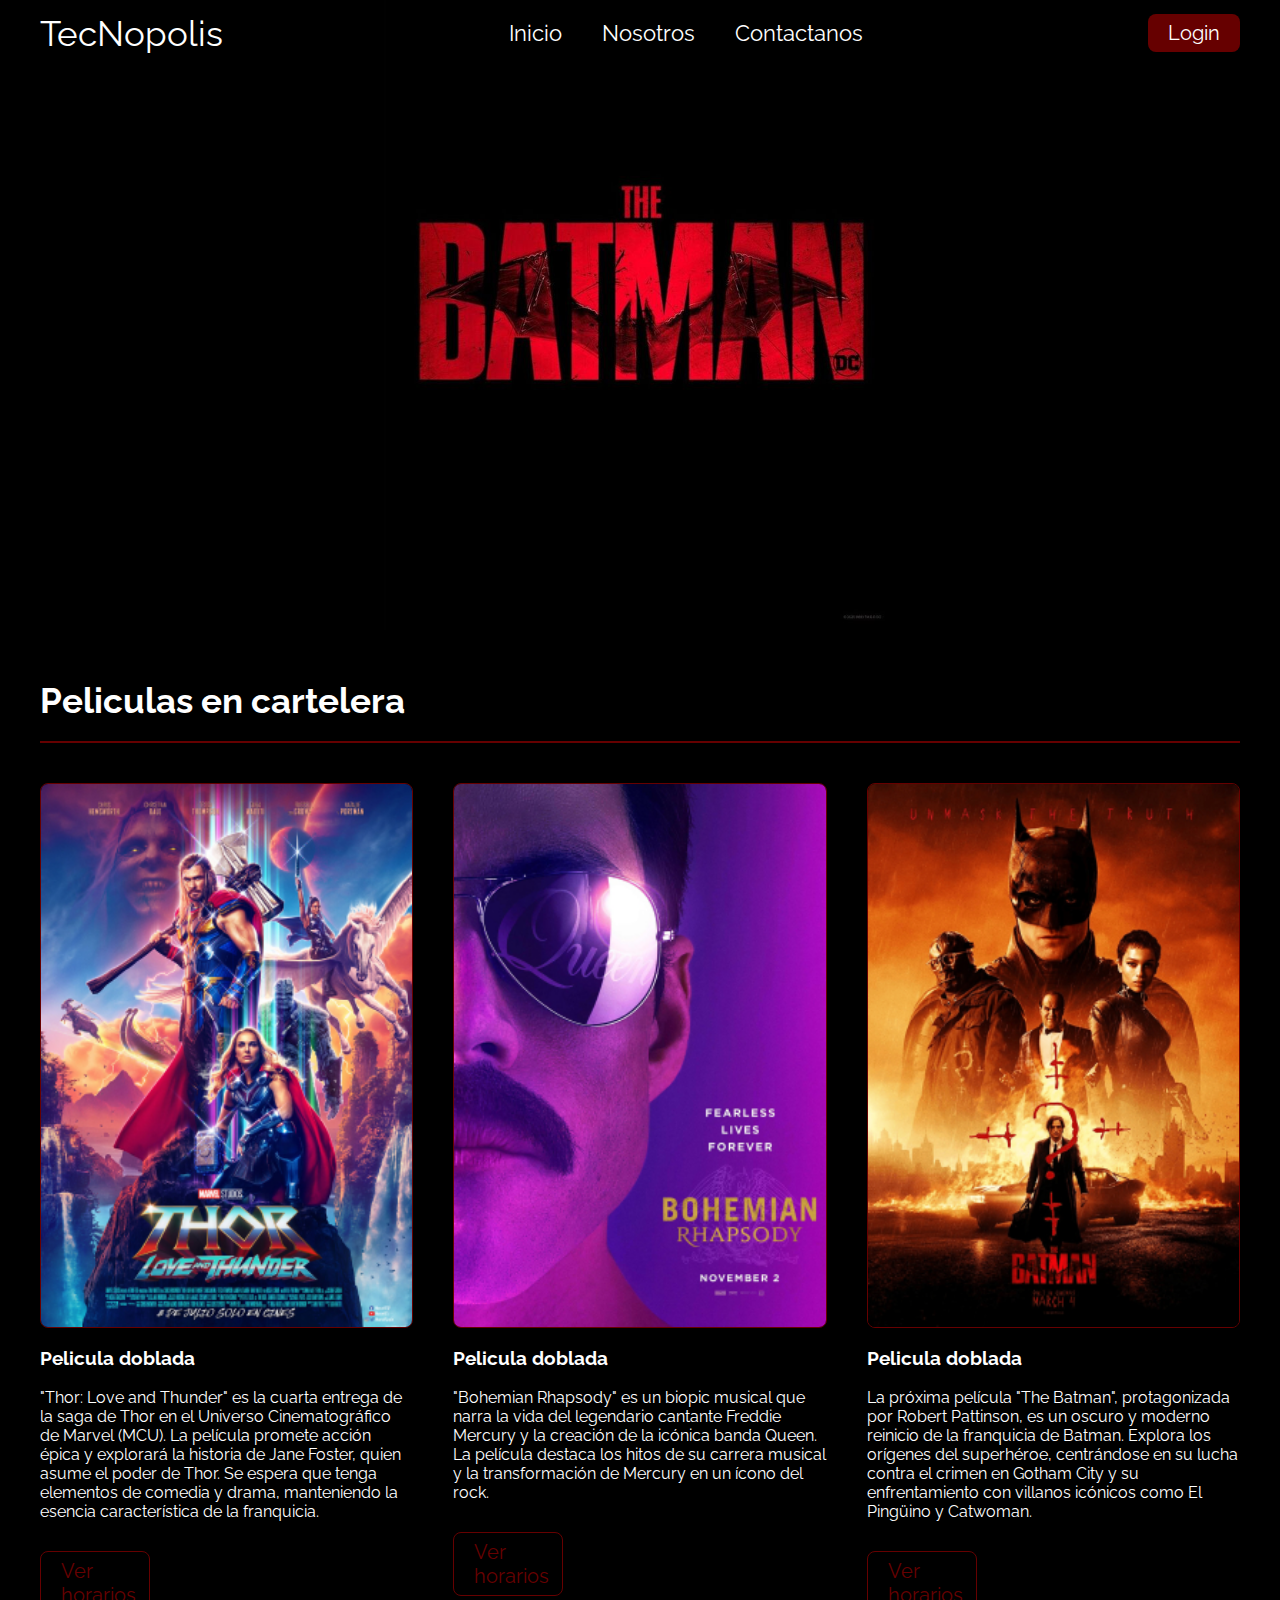
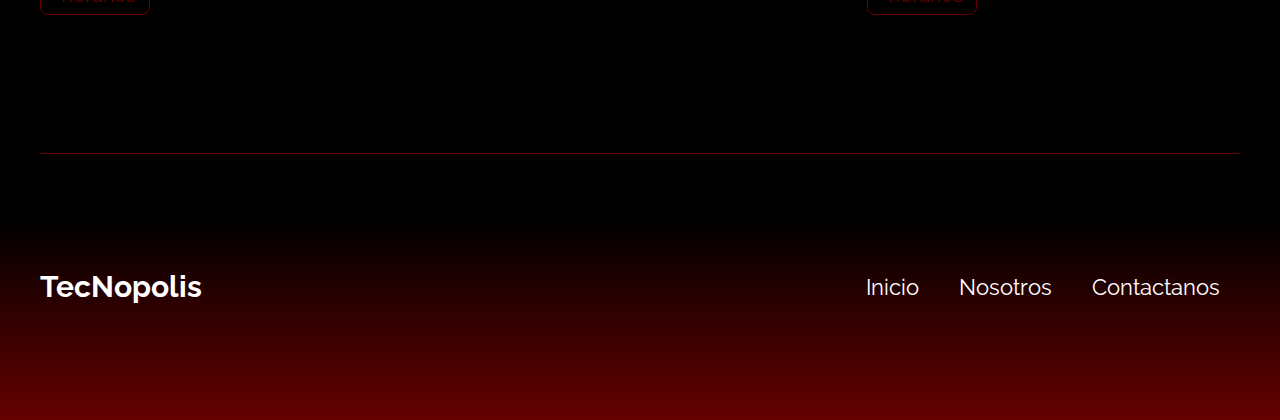
<file: Index.html>
<!DOCTYPE html>
<html lang="es">
<head>
    <meta charset="UTF-8">
    <meta name="viewport" content="width=device-width, initial-scale=1.0">
    <title>TecNopolis</title>
    <link rel="stylesheet" href="Style.css">
</head>
<body>
    <!--Inicio header-->
     <header class="header">
        <!--Inicio menu-->
        <div class="menu container">
            <a href="Index.html" class="logo">TecNopolis</a>
            <input type="checkbox" id="menu"/>
            <label for="menu">
                <img src="imagenes/menu.png" class="menu-icono" alt="menu">
            </label>
            <nav class="navbar">
                <ul>
                    <li><a href="Index.html">Inicio</a></li>
                    <li><a href="Nosotros.html">Nosotros</a></li>
                    <li><a href="Formulario.html">Contactanos</a></li>
                </ul>
            </nav>
                    <a href="#" class="btn-1">Login</a>
        </div>
        <!--Fin menu-->        
     </header>
     <!--Fin header-->

     <!--Inicio cartelera-->
     <section class="movies container">
        <h2>Peliculas en cartelera</h2>
        <hr>
        <div class="box-container-1">
            <!--Inicio primera pelicula-->
            <div class="box-1">
                <div class="content">
                    <img src="imagenes/Thor portada.jpg" class="portada" alt="">
                    <h3>Pelicula doblada</h3>
                    <br>
                    <p>
                        "Thor: Love and Thunder" es la cuarta entrega de la saga de Thor en el Universo Cinematográfico de Marvel (MCU). 
                        La película promete acción épica y explorará la historia de Jane Foster, quien asume el poder de Thor. 
                        Se espera que tenga elementos de comedia y drama, manteniendo la esencia característica de la franquicia.
                    </p>
                    <div class="botones-1">
                        <a href="Paginas horarios/Horario thor.html" class="btn-2">Ver horarios</a>
                    </div>
                </div>
            </div>
            <!--Fin primera pelicula-->

            <!--Inicio segunda pelicula-->
            <div class="box-1">
                <div class="content">
                    <img src="imagenes/bohemian.jpg" class="portada" alt="">
                    <h3>Pelicula doblada</h3>
                    <br>
                    <p>
                        "Bohemian Rhapsody" es un biopic musical que narra la vida del legendario cantante Freddie Mercury y la creación de la icónica banda Queen. 
                        La película destaca los hitos de su carrera musical y la transformación de Mercury en un ícono del rock.
                    </p>
                    <div class="botones-1">
                        <a href="Paginas horarios/Horario bohemian.html" class="btn-2">Ver horarios</a>
                    </div>
                </div>
            </div>
            <!--Fin segunda pelicula-->

            <!--Inicio tercera pelicula-->
            <div class="box-1">
                <div class="content">                    
                    <img src="imagenes/batman.jpg" class="portada" alt="">
                    <h3>Pelicula doblada</h3>
                    <br>
                    <p>
                        La próxima película "The Batman", protagonizada por Robert Pattinson, es un oscuro y moderno reinicio de la franquicia de Batman. 
                        Explora los orígenes del superhéroe, centrándose en su lucha contra el crimen en Gotham City y su enfrentamiento con villanos icónicos como El Pingüino y Catwoman.
                    </p>
                    <div class="botones-1">
                        <a href="Paginas horarios/Horario batman.html" class="btn-2">Ver horarios</a>
                    </div>
                </div>
            </div>
            <!--Fin tercera pelicula-->        
        </div>
     </section>
     <br><br>
     <!--Fin cartelera-->
     
     <!--Inicio footer-->
     <footer class="footer container">
     <h3>TecNopolis</h3>
     <br>
     <ul>
        <li><a href="Index.html">Inicio</a></li>
        <li><a href="Nosotros.html">Nosotros</a></li>
        <li><a href="Formulario.html">Contactanos</a></li>
     </ul>
    </footer>
     <!--Fin footer-->
     
</body>
</html>
</file>
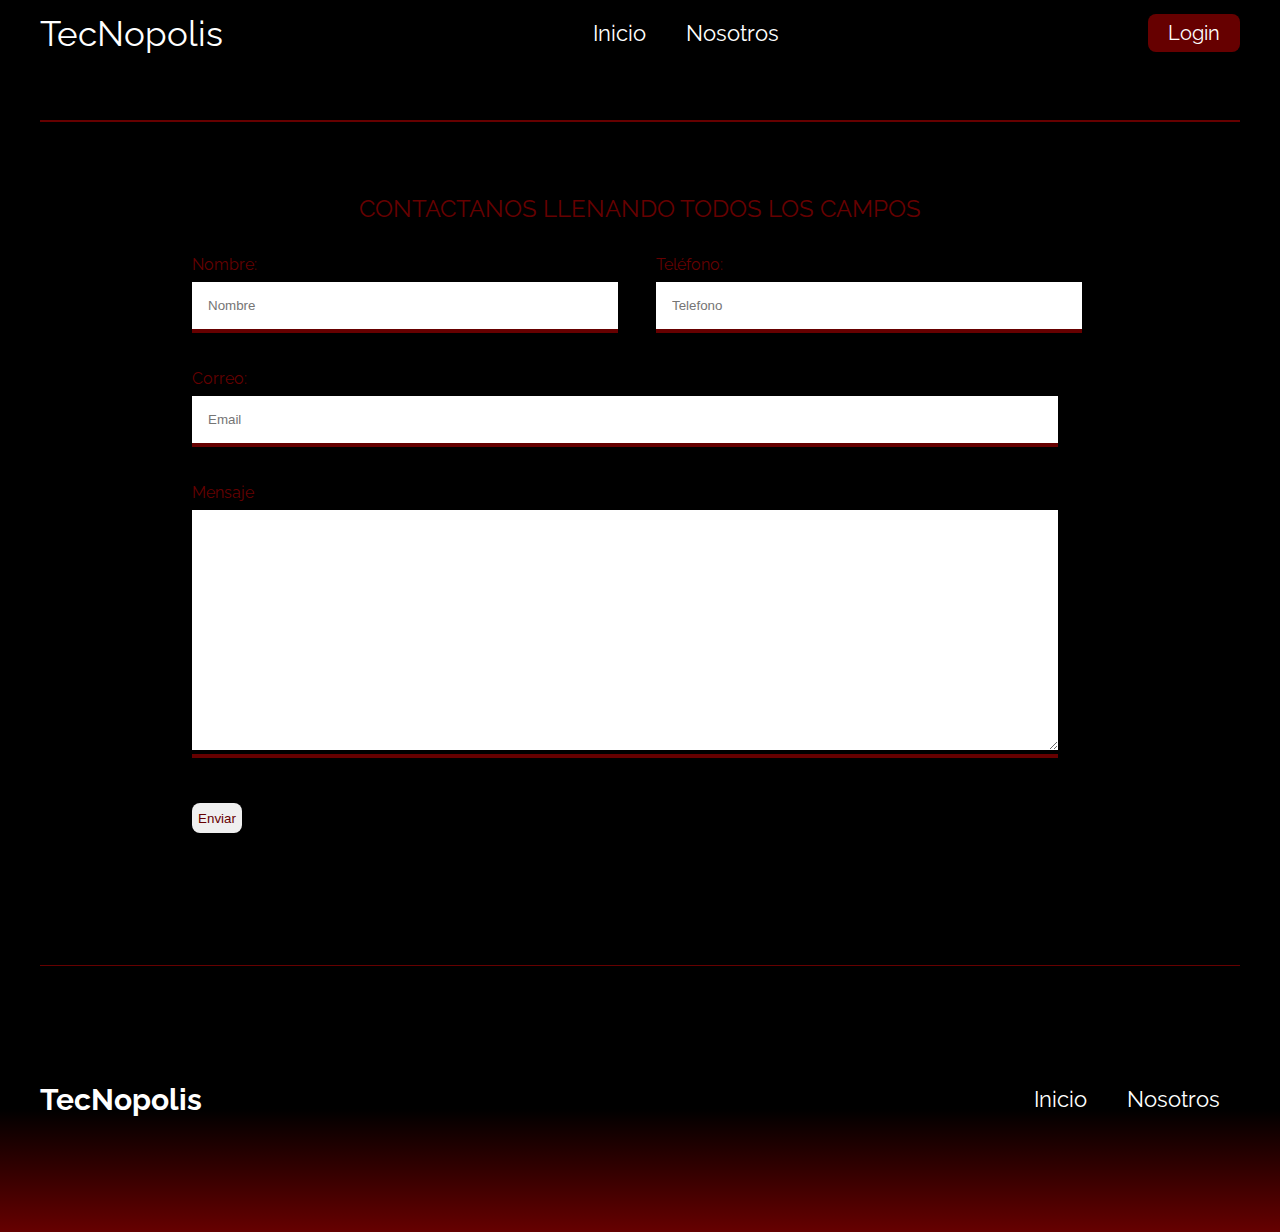
<file: Formulario.html>
<!DOCTYPE html>
<html lang="es">
<head>
    <meta charset="UTF-8">
    <meta name="viewport" content="width=device-width, initial-scale=1.0">
    <link rel="stylesheet" href="Style.css">
    <title>Contactanos</title>
</head>
<body>

    <!--Inicio header de la pagina-->
    <header class="header-formulario">
        <!--Inicio menu-->
        <div class="menu container">
            <a href="Index.html" class="logo">TecNopolis</a>
            <input type="checkbox" id="menu"/>
            <label for="menu">
                <img src="imagenes/menu.png" class="menu-icono" alt="menu">
            </label>
            <nav class="navbar">
                <ul>
                    <li><a href="Index.html">Inicio</a></li>
                    <li><a href="Nosotros.html">Nosotros</a></li>
                </ul>
            </nav>
                    <a href="#" class="btn-1">Login</a>
        </div>
    <!--Fin menu-->        
     </header>
    <!--Fin del header de la pagina-->

    <!--Inicio del formulario-->
    <section class="form container">
        <hr>
        <form class="formulario">
            <fieldset>
                <legend>Contactanos llenando todos los campos</legend>
                <div class="contenedor-campos">
                <div class = "campo">
                    <label>Nombre:</label>
                    <input class="input-text" type = "text" placeholder="Nombre">
                    <hr class="formHr">
                </div>

                <div class="campo">
                    <label>Teléfono:</label>
                    <input class="input-text" type = "tel" placeholder = "Telefono">
                    <hr class="formHr">
                </div>

                <div class="campo">
                    <label>Correo:</label>
                    <input class="input-text" type = "email" placeholder = "Email">
                    <hr class="formHr">
                </div>

                <div class="campo">
                    <label>Mensaje</label>
                    <textarea class="input-text"></textarea>
                    <hr class="formHr">
                </div>
            </div> <!--.contenedor-campos-->
                <div class="alinear-derecha" >
                    <input class="boton w-100" type = "submit" value = "Enviar">
                </div>
            </fieldset>
        </form>
    </section>
    <!--Fin del formulario-->

    <!--Inicio del footer-->
    <!--Inicio footer-->
    <footer class="footer container">
        <h3>TecNopolis</h3>
        <br>
        <ul>
           <li><a href="Index.html">Inicio</a></li>
           <li><a href="Nosotros.html">Nosotros</a></li>
        </ul>
       </footer>
        <!--Fin footer-->
    <!--Fin del footer-->
    
</body>
</html>
</file>
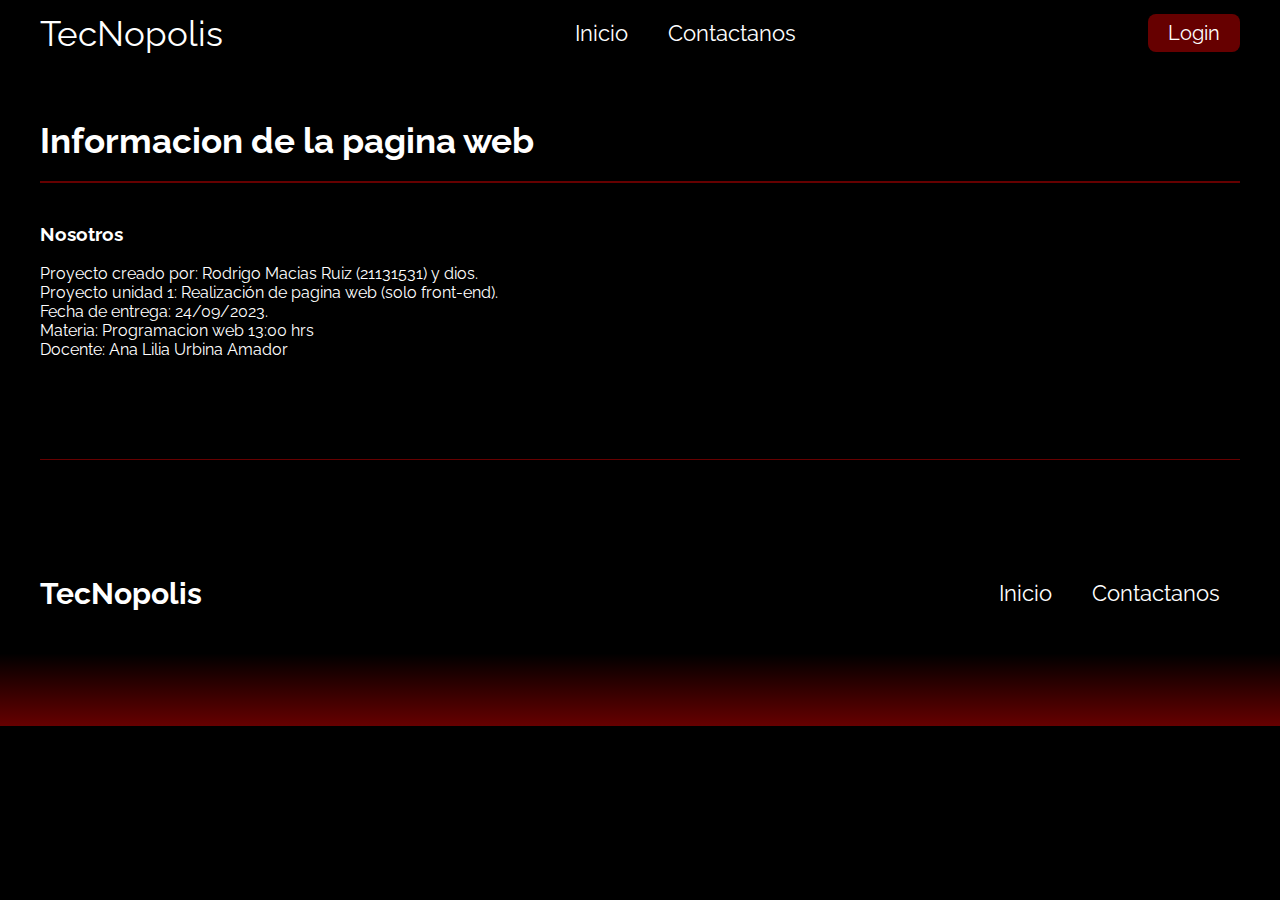
<file: Nosotros.html>
<!DOCTYPE html>
<html lang="en">
<head>
    <meta charset="UTF-8">
    <meta name="viewport" content="width=device-width, initial-scale=1.0">
    <link rel="stylesheet" href="Style.css">
    <title>Nosotros</title>
</head>
<body>
    <!--Inicio header de la pagina-->
    <header class="header-formulario">
        <!--Inicio menu-->
        <div class="menu container">
            <a href="Index.html" class="logo">TecNopolis</a>
            <input type="checkbox" id="menu"/>
            <label for="menu">
                <img src="imagenes/menu.png" class="menu-icono" alt="menu">
            </label>
            <nav class="navbar">
                <ul>
                    <li><a href="Index.html">Inicio</a></li>
                    <li><a href="Formulario.html">Contactanos</a></li>
                </ul>
            </nav>
                    <a href="#" class="btn-1">Login</a>
        </div>
    <!--Fin menu-->        
     </header>
    <!--Fin del header de la pagina-->

    <!--Inicio descripcion-->
    <section class="movies container">
        <h2>Informacion de la pagina web</h2>
        <hr>
        <div class="box-container-1">
            <!--Inicio primera pelicula-->
            <div class="box-1">
                <div class="content">
                    <h3>Nosotros</h3>
                    <br>
                    <p> Proyecto creado por: Rodrigo Macias Ruiz (21131531) y dios. </p>
                    <p> Proyecto unidad 1: Realización de pagina web (solo front-end). </p>
                    <p> Fecha de entrega: 24/09/2023. </p>
                    <p> Materia: Programacion web 13:00 hrs </p>
                    <p> Docente: Ana Lilia Urbina Amador </p>
                </div>
            </div>
    </section>
    <!--Fin descripcion-->

    <!--Inicio footer-->
    <footer class="footer container">
        <h3>TecNopolis</h3>
        <br>
        <ul>
           <li><a href="Index.html">Inicio</a></li>
           <li><a href="Formulario.html">Contactanos</a></li>
        </ul>
       </footer>
    <!--Fin footer-->

</body>
</html>
</file>
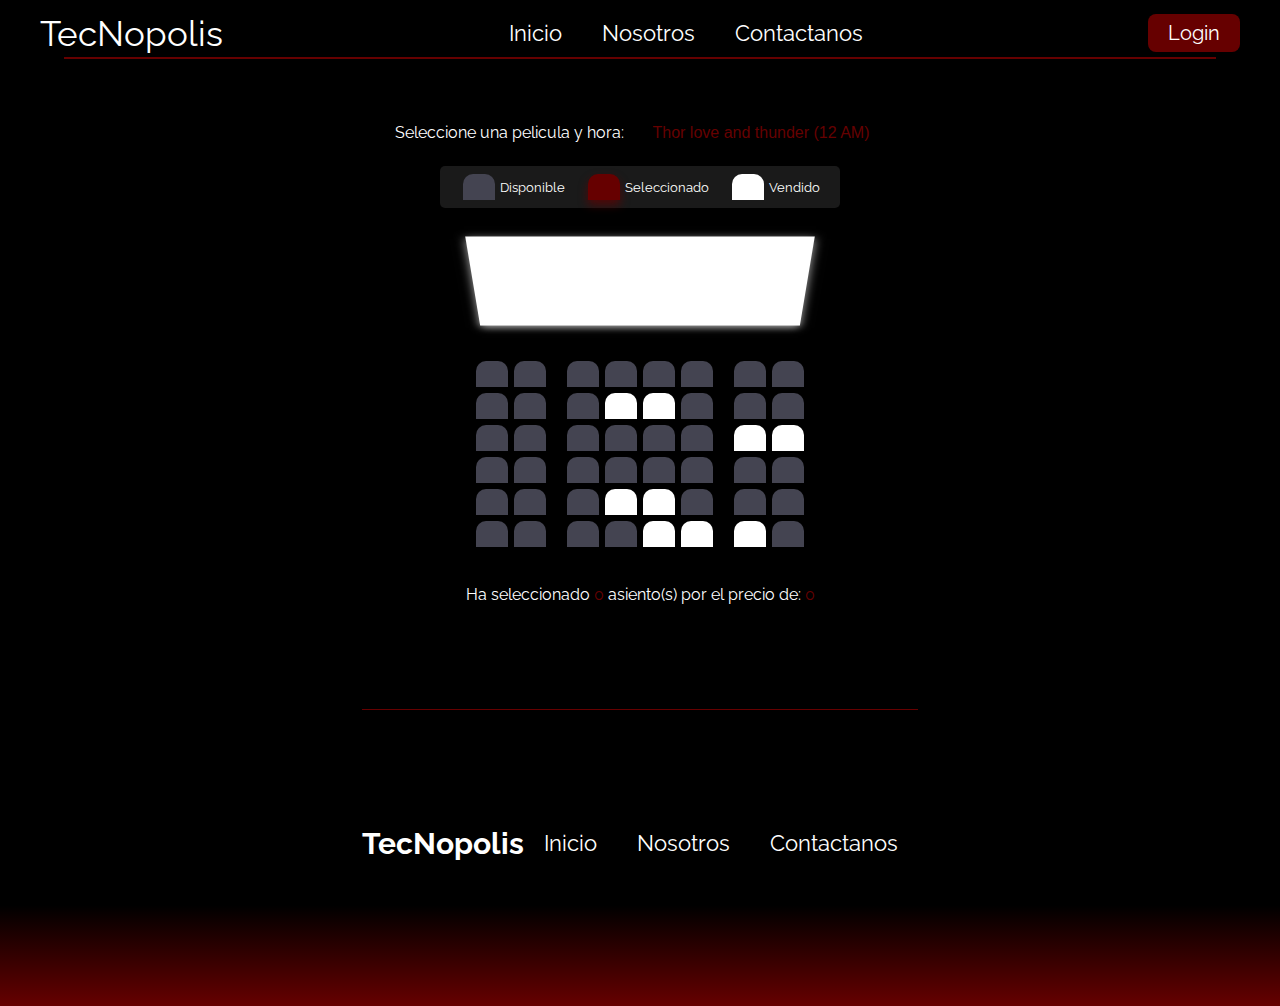
<file: Pagina asientos/Pagina asientos.html>
<!DOCTYPE html>
<html lang="es">
<head>
    <meta charset="UTF-8">
    <meta name="viewport" content="width=device-width, initial-scale=1.0">
    <title>Asientos</title>
    <link rel="stylesheet" href="StyleA.css">
</head>
<body>
    <!--Inicio header-->
    <header class="header">
        <!--Inicio menu-->
        <div class="menu contenedor">
            <a href="#" class="logo">TecNopolis</a>
            <input type="checkbox" id="menu"/>
            <label for="menu">
                <img src="../imagenes/menu.png" class="menu-icono" alt="menu">
            </label>
            <nav class="navbar">
                <ul>
                    <li><a href="../Index.html">Inicio</a></li>
                    <li><a href="../Nosotros.html">Nosotros</a></li>
                    <li><a href="../Formulario.html">Contactanos</a></li>
                </ul>
            </nav>
                    <a href="#" class="btn-1">Login</a>
        </div>
        <!--Fin menu-->        
     </header>
     <!--Fin header-->
     <br><br><br>
    <!--Fin header-->
     <hr>
    <!--Inicio asientos-->

    <div class="movie-container">
        <label> Seleccione una pelicula y hora:</label>
        <select id="movie">
          <option value="220">Thor love and thunder (12 AM)</option>
          <option value="220">Thor love and thunder (3 PM)</option>
          <option value="320">Bohemian Rhapsody (1 PM)</option>
          <option value="320">Bohemian Rhpsody (5 PM)</option>
          <option value="250">Batman (11 AM)</option>
          <option value="250">Batman (4 PM)</option>
        </select>
      </div>
  
      <ul class="showcase">
        <li>
          <div class="seat"></div>
          <small>Disponible</small>
        </li>
        <li>
          <div class="seat selected"></div>
          <small>Seleccionado</small>
        </li>
        <li>
          <div class="seat sold"></div>
          <small>Vendido</small>
        </li>
      </ul>
      <div class="container">
        <div class="screen"></div>
  
        <div class="row">
          <div class="seat"></div>
          <div class="seat"></div>
          <div class="seat"></div>
          <div class="seat"></div>
          <div class="seat"></div>
          <div class="seat"></div>
          <div class="seat"></div>
          <div class="seat"></div>
        </div>
  
        <div class="row">
          <div class="seat"></div>
          <div class="seat"></div>
          <div class="seat"></div>
          <div class="seat sold"></div>
          <div class="seat sold"></div>
          <div class="seat"></div>
          <div class="seat"></div>
          <div class="seat"></div>
        </div>
        <div class="row">
          <div class="seat"></div>
          <div class="seat"></div>
          <div class="seat"></div>
          <div class="seat"></div>
          <div class="seat"></div>
          <div class="seat"></div>
          <div class="seat sold"></div>
          <div class="seat sold"></div>
        </div>
        <div class="row">
          <div class="seat"></div>
          <div class="seat"></div>
          <div class="seat"></div>
          <div class="seat"></div>
          <div class="seat"></div>
          <div class="seat"></div>
          <div class="seat"></div>
          <div class="seat"></div>
        </div>
        <div class="row">
          <div class="seat"></div>
          <div class="seat"></div>
          <div class="seat"></div>
          <div class="seat sold"></div>
          <div class="seat sold"></div>
          <div class="seat"></div>
          <div class="seat"></div>
          <div class="seat"></div>
        </div>
        <div class="row">
          <div class="seat"></div>
          <div class="seat"></div>
          <div class="seat"></div>
          <div class="seat"></div>
          <div class="seat sold"></div>
          <div class="seat sold"></div>
          <div class="seat sold"></div>
          <div class="seat"></div>
        </div>
      </div>
      
      <p class="text">
        Ha seleccionado <span id="count">0</span> asiento(s) por el precio de: <span id="total"> 0 </span>
      </p>

      <!--Inicio footer-->
      <footer class="footer container">
        <h3>TecNopolis</h3>
   
        <ul>
           <li><a href="../Index.html">Inicio</a></li>
           <li><a href="../Nosotros.html">Nosotros</a></li>
           <li><a href="../Formulario.html">Contactanos</a></li>
        </ul>
       </footer>
     <!--Fin footer-->
      <script src="Script.js"></script>
</body>
</html>
</file>
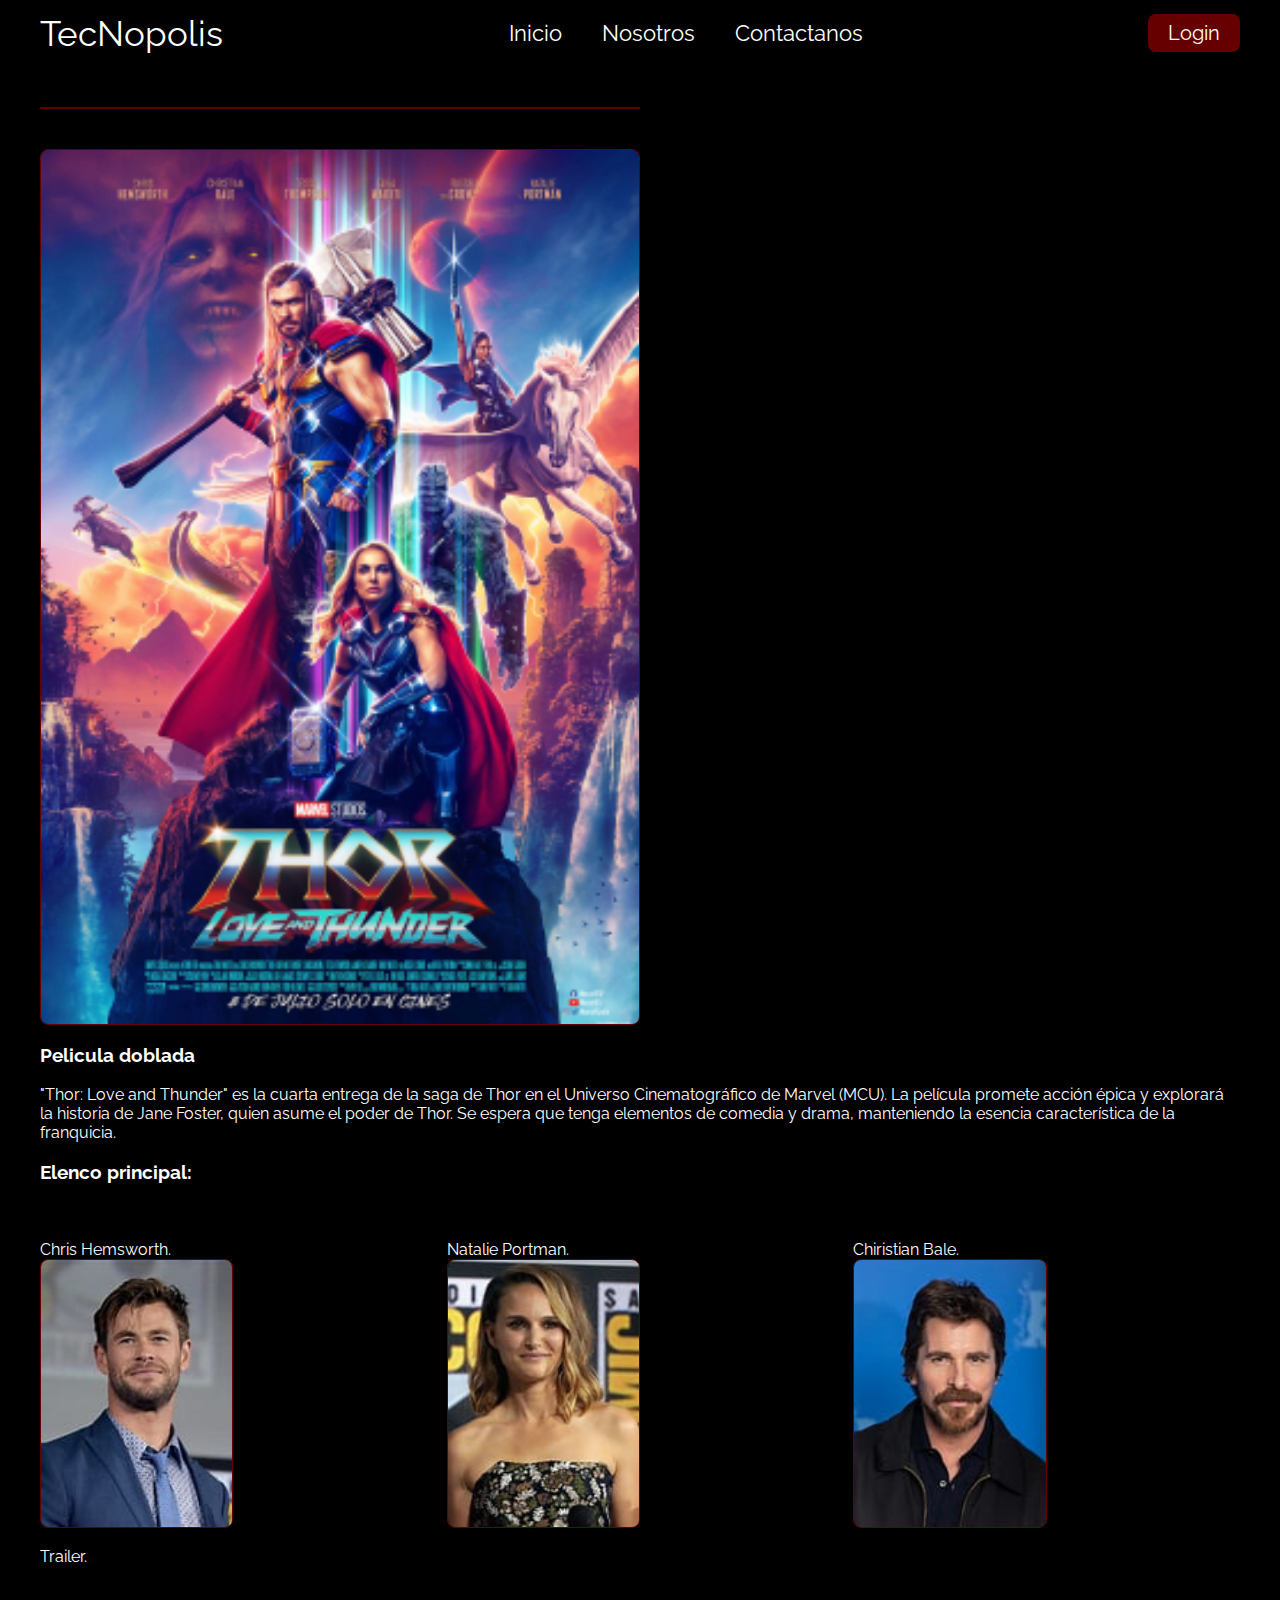
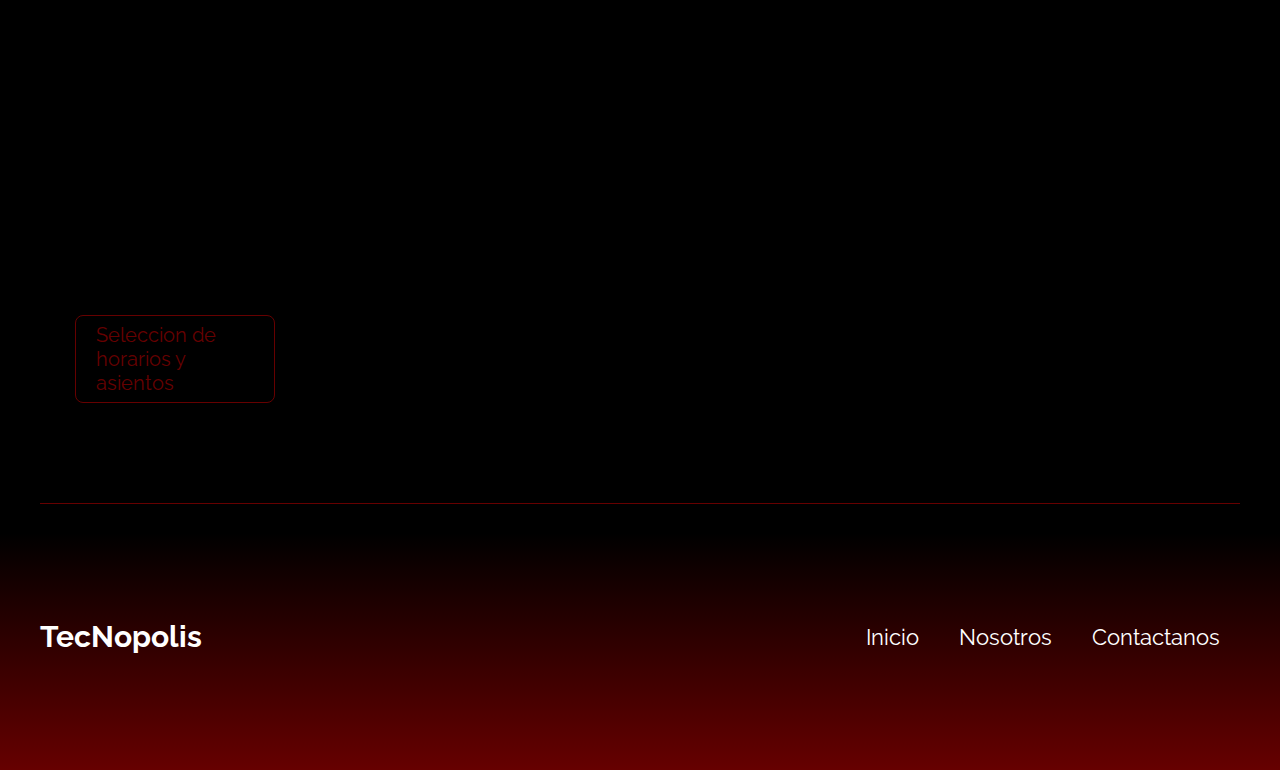
<file: Paginas horarios/Horario thor.html>
<!DOCTYPE html>
<html lang="es">
<head>
    <meta charset="UTF-8">
    <meta name="viewport" content="width=device-width, initial-scale=1.0">
    <title>Información Thor</title>
    <link rel="stylesheet" href="StylesH.css">
</head>
<body>
        <!--Inicio header-->
        <header class="header">
            <!--Inicio menu-->
            <div class="menu container">
                <p class="logo">TecNopolis</p>
                <input type="checkbox" id="menu"/>
                <label for="menu">
                    <img src="../imagenes/menu.png" class="menu-icono" alt="menu">
                </label>
                <nav class="navbar">
                    <ul>
                        <li><a href="../Index.html">Inicio</a></li>
                        <li><a href="../Nosotros.html">Nosotros</a></li>
                        <li><a href="../Formulario.html">Contactanos</a></li>
                    </ul>
                </nav>
                        <a href="#" class="btn-1">Login</a>
            </div>
            <!--Fin menu-->        
         </header>
         <!--Fin header-->
         <br><br><br>
         <!--Inicio seccion pelicula-->
         <section class="movie container">
            <hr>            
        <!--Inicio pelicula-->
                <div class="box-1">
                    <div class="content">
                        <img src="../imagenes/Thor portada.jpg" class="portada" alt="">
                        <h3>Pelicula doblada</h3>
                        <br>
                        <p>
                            "Thor: Love and Thunder" es la cuarta entrega de la saga de Thor en el Universo Cinematográfico de Marvel (MCU). 
                            La película promete acción épica y explorará la historia de Jane Foster, quien asume el poder de Thor. 
                            Se espera que tenga elementos de comedia y drama, manteniendo la esencia característica de la franquicia.
                        <br><br>
                        <h3>Elenco principal: </h3>                          
                        <br>
                        </p>
                        <br><br>
                    </div>
                </div>
        <div class="box-container-2">
            <div class="box-2">
                    <div class="content">  
                            Chris Hemsworth.
                            <br>
                            <img src="Imagenes elencos/Chris.jpg" class="elenco" alt="">
                    </div>
            </div>
            <div class="box-2">
                <div class="content">
                            Natalie Portman.
                            <br>
                            <img src="Imagenes elencos/Natalie.jpg" class="elenco" alt="">
                </div>
            </div>
            <div class="box-2">
                <div class="content">
                            Chiristian Bale.
                            <br>
                            <img src="Imagenes elencos/Bale.jpg" class="elenco" alt="">
                </div>
            </div>                         
        </div>
            <p>
                <!--Mostrar trailer via internet-->
                Trailer.
                <br>
                <iframe width="560" height="315" src="https://www.youtube.com/embed/9jrffoywRUU?si=W-kVIZt0AmPjKnWN" title="YouTube video player" frameborder="0" 
                allow="accelerometer; autoplay; clipboard-write; encrypted-media; gyroscope; picture-in-picture; web-share" allowfullscreen class="video"></iframe>
                </p>
        </section>  
            <div class="botones">
            <a href="../Pagina asientos/Pagina asientos.html" class="btn-2">Seleccion de horarios y asientos</a>
            </div> 
        <!--Fin pelicula-->

        <!--Inicio footer-->
         <footer class="footer container">
            <h3>TecNopolis</h3>
       
            <ul>
               <li><a href="../Index.html">Inicio</a></li>
               <li><a href="../Nosotros.html">Nosotros</a></li>
               <li><a href="../Formulario.html">Contactanos</a></li>
            </ul>
           </footer>
         <!--Fin footer-->
</body>
</html>
</file>
<file: Style.css>
/*Fuente utilizada*/
@import url('https://fonts.googleapis.com/css2?family=DM+Sans:opsz,wght@9..40,300&family=Krub:wght@400;700&family=Raleway:wght@300&display=swap');
*{
    margin: 0;
    padding: 0;
    box-sizing: border-box;
    text-decoration: none;
    list-style: none;
}

body{
    background-image: linear-gradient(to top, #660000 0%, #000000 10%);
    font-family: 'DM Sans', sans-serif;
    font-family: 'Krub', sans-serif;
    font-family: 'Raleway', sans-serif;
    color: #FFFFFF;   
}

.container{
    max-width: 1200px;
    margin: 0 auto;
}
/*Header*/
.header{
    background-image: url(imagenes/backgn.jpg);
    background-position: center center;
    background-repeat: no-repeat;
    background-size: cover;
    min-height: 70vh;
    display: flex;
    align-items: center;   
}

.header-formulario{
    background-position: center center;
    background-repeat: no-repeat;
    background-size: cover;
    min-height: 70px;
    display: flex;
    align-items: center;
}
/*Menu*/
.menu{
    position: absolute;
    top: 0;
    left: 0;
    right: 0;
    display: flex;
    align-items: center;
    justify-content: space-between;
}

.logo{
    font-size: 35px;
    color: #FFFFFF;
}
/*Colocar enlaces de manera horizontal*/
.menu .navbar ul li{
    position: relative;
    float: left;
}

.menu .navbar ul li a{
    font-size: 22px;
    padding: 20px;
    color: white;
    display: block;
    transition: all 300ms ease;
}

.menu .navbar ul li a:hover{
    color: #660000;
}

#menu{
    display: none;
}

.menu-icono{
    width: 25px;
}

.menu label{
    cursor: pointer;
    display: none;
}

.header-content{
    display: flex;
    width: 100%;
}

.botones-1{
    display: flex;
    flex-direction: column;
    width: 50%;
    align-self: flex-end;
}
/*Boton login*/
.btn-1{
    display: inline-block;
    padding: 7px 20px;
    background-color: #660000;
    color: #FFFFFF;
    font-size: 20px;
    border-radius: .5rem;
    transition: all 300ms ease;
}
/*Hover boton login*/
.btn-1:hover{
    color: #660000;
    background-color: #FFFFFF;
    transition: all 300ms ease;
    box-shadow: 0 5px 10px rgba(255, 255, 255, 0.7);
}

/*Botones ver horarios*/
.btn-2{
    width: 110px;
    display: inline-block;
    padding:  7px 20px;
    font-size: 20px;
    margin-top: 30px;
    color: #660000;
    border-radius: .5rem;
    border: 1px solid #660000;
    transition: all 300ms ease;
}

/*Hover boton ver horarios*/
.btn-2:hover{
    color: #660000;
    background-color: #FFFFFF;
    border: none;
    transition: all 300ms ease;
    box-shadow: 0 5px 10px rgba(255, 255, 255, 0.7);
}

/* inicio sección de las peliculas*/
.movies{
   padding: 50px 0 0 0; 
   display: flex;
   flex-direction: column;
}

.form{
    padding: 50px 0 0 0; 
    display: flex;
    flex-direction: column;
}

h2{
    font-size: 35px;
    margin-bottom: 20px;
    color: #FFFFFF;
}

hr{
    border: 1px solid #660000;
    width: 100%;
    margin-bottom: 40px;
}

.formHr {
    border: 2px solid #660000;
    width: 95%;
    margin-bottom: 20px;
}

/*Peliculas*/
.box-container-1{
    display: grid;
    grid-template-columns: repeat(auto-fit, minmax(250px, 1fr));
    gap: 40px;
}

.portada{
    border: 1px solid #660000;
    border-radius: .5rem;
}

.content img{
    width: 100%;
    margin-bottom: 15px;
}
 /*Fin sección de peliculas*/

/*Inicio footer*/

.footer{
    display: flex;
    justify-content: space-between;
    align-items: center;
    padding: 100px 0;
    margin-top: 100px;
    border-top: 1px solid #660000;
}

footer ul{
    display: flex;
}

footer h3{
    font-size: 30px;
}

.footer a{
    font-size: 22px;
    padding: 20px;
    color: white;
    display: block;
    transition: all 300ms ease;
}

footer a:hover{
    color: #660000;
    transition: all 300ms ease;
}

.autor p{
    text-align: center;
    font-size: 15px;
    color: #FFFFFF;
}
/*Responsividad*/
@media (max-width: 991px){
    .menu{
        padding: 20px;
    }

    .menu label{
        display: initial;
    }

    .menu .navbar{
        position: absolute;
        top: 100%;
        left: 0;
        right: 0;
        background-color: #000000;
        display: none;
    }

    .menu .navbar ul li{
        width: 100%;
    }

    .btn-1{
        display: none;
    }

    #menu:checked ~ .navbar{
        display: initial;
    }

    .header-content{
        flex-direction: column;
        padding: 180px 30px 30px 30px;
    }

    .header-1{
        width: 100%;
        align-items: center;
    }

    .movies{
        padding: 30px 70px;
    }

    .footer{
        margin-top: 30px;
        padding: 30px;
        flex-direction: column;
        text-align: center;
    }

    footer ul{
        margin-top: 15px;
        justify-content: center;
    }

}

/*Formulario*/
.formulario{
    background-color: rgba(#660000, 0.7);
    width: min(60rem, 100%); /**Utilizar el valor mas pequeño**/
    margin: 0 auto;
    padding: 2rem;
}

.formulario fieldset{
    border: none;
}

.formulario legend{
    text-align: center;
    font-size: 1.5rem;
    text-transform: uppercase;
    font-weight: 400;
    margin-bottom: 2rem;
    color: #660000;
    
}

@media (min-width: 768px){
.contenedor-campos{
    display: grid;
    grid-template-columns: 50% 50%;
    grid-template-rows: auto auto 20rem;
    column-gap: 1rem;

}
}

.campo:nth-child(3),
.campo:nth-child(4){
    grid-column: 1 / 3;
}

.campo{
    margin-bottom: 1rem;
}

.campo label{
    color: #660000;
    font-weight: 400;
    margin-bottom: .5rem;
    display: block;
}
.input-text{
    width: 95%;
    border: none;
    padding: 1rem;
}

.campo textarea{
    height: 15rem;
}

.enviar .boton{
    width: 100%;
}

.footer{
    text-align: center;    
}

.w-100{
    color: #660000;
    border: #660000;
    border-radius: .5rem;
    height: 30px;
    width: 50px;
    cursor: pointer;
}
</file>
<file: Pagina asientos/StyleA.css>
@import url('https://fonts.googleapis.com/css2?family=DM+Sans:opsz,wght@9..40,300&family=Krub:wght@400;700&family=Raleway:wght@300&display=swap');

* {
    margin: 0;
    padding: 0;
    box-sizing: border-box;
    text-decoration: none;
    list-style: none;
}

body {
    background-image: linear-gradient(to top, #660000 0%, #000000 10%);
    color: #fff;
    font-family: 'DM Sans', sans-serif;
    font-family: 'Krub', sans-serif;
    font-family: 'Raleway', sans-serif;
    display: flex;
    flex-direction: column;
    align-items: center;
    justify-content: center;
    margin: 0;
}
/*Seleccion de asientos*/
.movie-container {
  margin: 20px 0;
}

.movie-container select {
  background-color: #000000;
  border: 0;
  color: #660000;
  border-radius: 5px;
  font-size: 16px;
  margin-left: 10px;
  padding: 5px 15px 5px 15px;
  -moz-appearance: none;
  -webkit-appearance: none;
  appearance: none;
}

.container {
  perspective: 1000px;
  margin-bottom: 30px;
}

.seat {
  background-color: #444451;
  height: 26px;
  width: 32px;
  margin: 3px;
  font-size: 50px;
  border-top-left-radius: 10px;
  border-top-right-radius: 10px;
}

.seat.selected {
  background-color: #660000;
  transition: all 300ms ease;
  box-shadow: 0 5px 10px rgba(102, 0, 0, 0.7);
}

.seat.selected:not(.seat.selected):hover{
    transition: all 300ms ease;
}

.seat.sold {
  background-color: #fff;
}

.seat:nth-of-type(2) {
  margin-right: 18px;
}

.seat:nth-last-of-type(2) {
  margin-left: 18px;
}

.seat:not(.sold):hover {
  cursor: pointer;
  transform: scale(1.2);
  transition: all 300ms ease;
}

.showcase .seat:not(.sold):hover {
  cursor: default;
  transform: scale(1);
}

.showcase {
  background: rgba(255, 255, 255, 0.1);
  padding: 5px 10px;
  border-radius: 5px;
  color: #fff;
  list-style-type: none;
  display: flex;
  justify-content: space-between;
}

.showcase li {
  display: flex;
  align-items: center;
  justify-content: center;
  margin: 0 10px;
}
.showcase li small {
  margin-left: 2px;
}

.row {
  display: flex;
}

.screen {
  background-color: #fff;
  height: 120px;
  width: 100%;
  margin: 15px 0;
  transform: rotateX(-48deg);
  box-shadow: 0 3px 10px rgba(255, 255, 255, 0.7);
}

p.text{
    margin: 5px 0;
}

p.text span{
    color: #660000;
}

/*Header*/
.contenedor{
    max-width: 1200px;
    margin: 0 auto;
}

/*Menu*/
.menu{
    position: absolute;
    top: 0;
    left: 0;
    right: 0;
    display: flex;
    align-items: center;
    justify-content: space-between;
}

.logo{
    font-size: 35px;
    color: #FFFFFF;
}

/*Colocar enlaces de manera horizontal*/
.menu .navbar ul li{
    position: relative;
    float: left;
}

.menu .navbar ul li a{
    font-size: 22px;
    padding: 20px;
    color: white;
    display: block;
    transition: all 300ms ease;
}

.menu .navbar ul li a:hover{
    color: #660000;
}

#menu{
    display: none;
}

.menu-icono{
    width: 25px;
}

.menu label{
    cursor: pointer;
    display: none;
}

.botones{
    display: flex;
    flex-direction: column;
    width: 50%;
    align-self: flex-end;
}

/*Boton login*/
.btn-1{
    display: inline-block;
    padding: 7px 20px;
    background-color: #660000;
    color: #FFFFFF;
    font-size: 20px;
    border-radius: .5rem;
    transition: all 300ms ease;
}
/*Hover boton login*/
.btn-1:hover{
    color: #660000;
    background-color: #FFFFFF;
    transition: all 300ms ease;
    box-shadow: 0 5px 10px rgba(255, 255, 255, 0.7);
}

hr{
    border: 1px solid #660000;
    width: 90%;
    margin-bottom: 40px;
}

/*Footer*/
.footer{
    display: flex;
    justify-content: space-between;
    align-items: center;
    padding: 100px 0;
    margin-top: 100px;
    border-top: 1px solid #660000;
}

footer ul{
    display: flex;
}

footer h3{
    font-size: 30px;
}

.footer a{
    font-size: 22px;
    padding: 20px;
    color: white;
    display: block;
    transition: all 300ms ease;
}

footer a:hover{
    color: #660000;
    transition: all 300ms ease;
}

/*Responsividad*/
@media (max-width: 991px){
    .menu{
        padding: 20px;
    }

    .menu label{
        display: initial;
    }

    .menu .navbar{
        position: absolute;
        top: 100%;
        left: 0;
        right: 0;
        background-color: #000000;
        display: none;
    }

    .menu .navbar ul li{
        width: 100%;
    }

    .btn-1{
        display: none;
    }

    #menu:checked ~ .navbar{
        display: initial;
    }

    .header-content{
        flex-direction: column;
        padding: 180px 30px 30px 30px;
    }

    .header-1{
        width: 100%;
        align-items: center;
    }

    .movie{
        padding: 30px 70px;
    }

    .footer{
        margin-top: 30px;
        padding: 30px;
        flex-direction: column;
        text-align: center;
    }

    footer ul{
        margin-top: 15px;
        justify-content: center;
    }

    hr{
        display: none;
    }
}
</file>
<file: Paginas horarios/StylesH.css>
/*Fuente utilizada*/
@import url('https://fonts.googleapis.com/css2?family=DM+Sans:opsz,wght@9..40,300&family=Krub:wght@400;700&family=Raleway:wght@300&display=swap');
*{
    margin: 0;
    padding: 0;
    box-sizing: border-box;
    text-decoration: none;
    list-style: none;
}

body{
    background-image: linear-gradient(to top, #660000 0%, #000000 10%);
    font-family: 'DM Sans', sans-serif;
    font-family: 'Krub', sans-serif;
    font-family: 'Raleway', sans-serif;
    color: #FFFFFF;   
}

.container{
    max-width: 1200px;
    margin: 0 auto;
}

/*Menu*/
.menu{
    position: absolute;
    top: 0;
    left: 0;
    right: 0;
    display: flex;
    align-items: center;
    justify-content: space-between;
}

.logo{
    font-size: 35px;
    color: #FFFFFF;
}

/*Colocar enlaces de manera horizontal*/
.menu .navbar ul li{
    position: relative;
    float: left;
}

.menu .navbar ul li a{
    font-size: 22px;
    padding: 20px;
    color: white;
    display: block;
    transition: all 300ms ease;
}

.menu .navbar ul li a:hover{
    color: #660000;
}

#menu{
    display: none;
}

.menu-icono{
    width: 25px;
}

.menu label{
    cursor: pointer;
    display: none;
}

.botones{
    display: flex;
    flex-direction: column;
    width: 50%;
    align-self: flex-end;
}

/*Boton login*/
.btn-1{
    display: inline-block;
    padding: 7px 20px;
    background-color: #660000;
    color: #FFFFFF;
    font-size: 20px;
    border-radius: .5rem;
    transition: all 300ms ease;
}
/*Hover boton login*/
.btn-1:hover{
    color: #660000;
    background-color: #FFFFFF;
    transition: all 300ms ease;
    box-shadow: 0 5px 10px rgba(255, 255, 255, 0.7);
}

/*Botones ver horarios*/
.btn-2{
    width: 200px;
    display: inline-block;
    padding:  7px 20px;
    font-size: 20px;
    margin-top: 30px;
    margin-left: 75px;
    color: #660000;
    border-radius: .5rem;
    border: 1px solid #660000;
    transition: all 300ms ease;
}

/*Hover boton ver horarios*/
.btn-2:hover{
    color: #660000;
    background-color: #FFFFFF;
    border: none;
    transition: all 300ms ease;
    box-shadow: 0 5px 10px rgba(255, 255, 255, 0.7);
}

/* inicio sección de la pelicula*/
.movie{
    padding: 50px 0 0 0; 
    display: flex;
    flex-direction: column;
 }
 
 hr{
     border: 1px solid #660000;
     width: 50%;
     margin-bottom: 40px;
 }
 
 /*Elenco y pelicula*/
 .box-container-2{
     display: grid;
     grid-template-columns: repeat(auto-fit, minmax(250px, 1fr));
     gap: 20px;
 }
 
.portada{
    border: 1px solid #660000;
    border-radius: .5rem;
}

.elenco{
    border: 1px solid #660000;
    border-radius: .5rem;
}
.content img{
    width: 50%;
    margin-bottom: 15px;
}

/*Footer*/
.footer{
    display: flex;
    justify-content: space-between;
    align-items: center;
    padding: 100px 0;
    margin-top: 100px;
    border-top: 1px solid #660000;
}

footer ul{
    display: flex;
}

footer h3{
    font-size: 30px;
}

.footer a{
    font-size: 22px;
    padding: 20px;
    color: white;
    display: block;
    transition: all 300ms ease;
}

footer a:hover{
    color: black;
    transition: all 300ms ease;
}

/*Responsividad*/
@media (max-width: 991px){
    .menu{
        padding: 20px;
    }

    .menu label{
        display: initial;
    }

    .menu .navbar{
        position: absolute;
        top: 100%;
        left: 0;
        right: 0;
        background-color: #000000;
        display: none;
    }

    .menu .navbar ul li{
        width: 100%;
    }

    .btn-1{
        display: none;
    }

    #menu:checked ~ .navbar{
        display: initial;
    }

    .header-content{
        flex-direction: column;
        padding: 180px 30px 30px 30px;
    }

    .header-1{
        width: 100%;
        align-items: center;
    }

    .movie{
        padding: 30px 70px;
    }

    .footer{
        margin-top: 30px;
        padding: 30px;
        flex-direction: column;
        text-align: center;
    }

    footer ul{
        margin-top: 15px;
        justify-content: center;
    }

    .video{
        width: 90%;
    }
}
</file>
